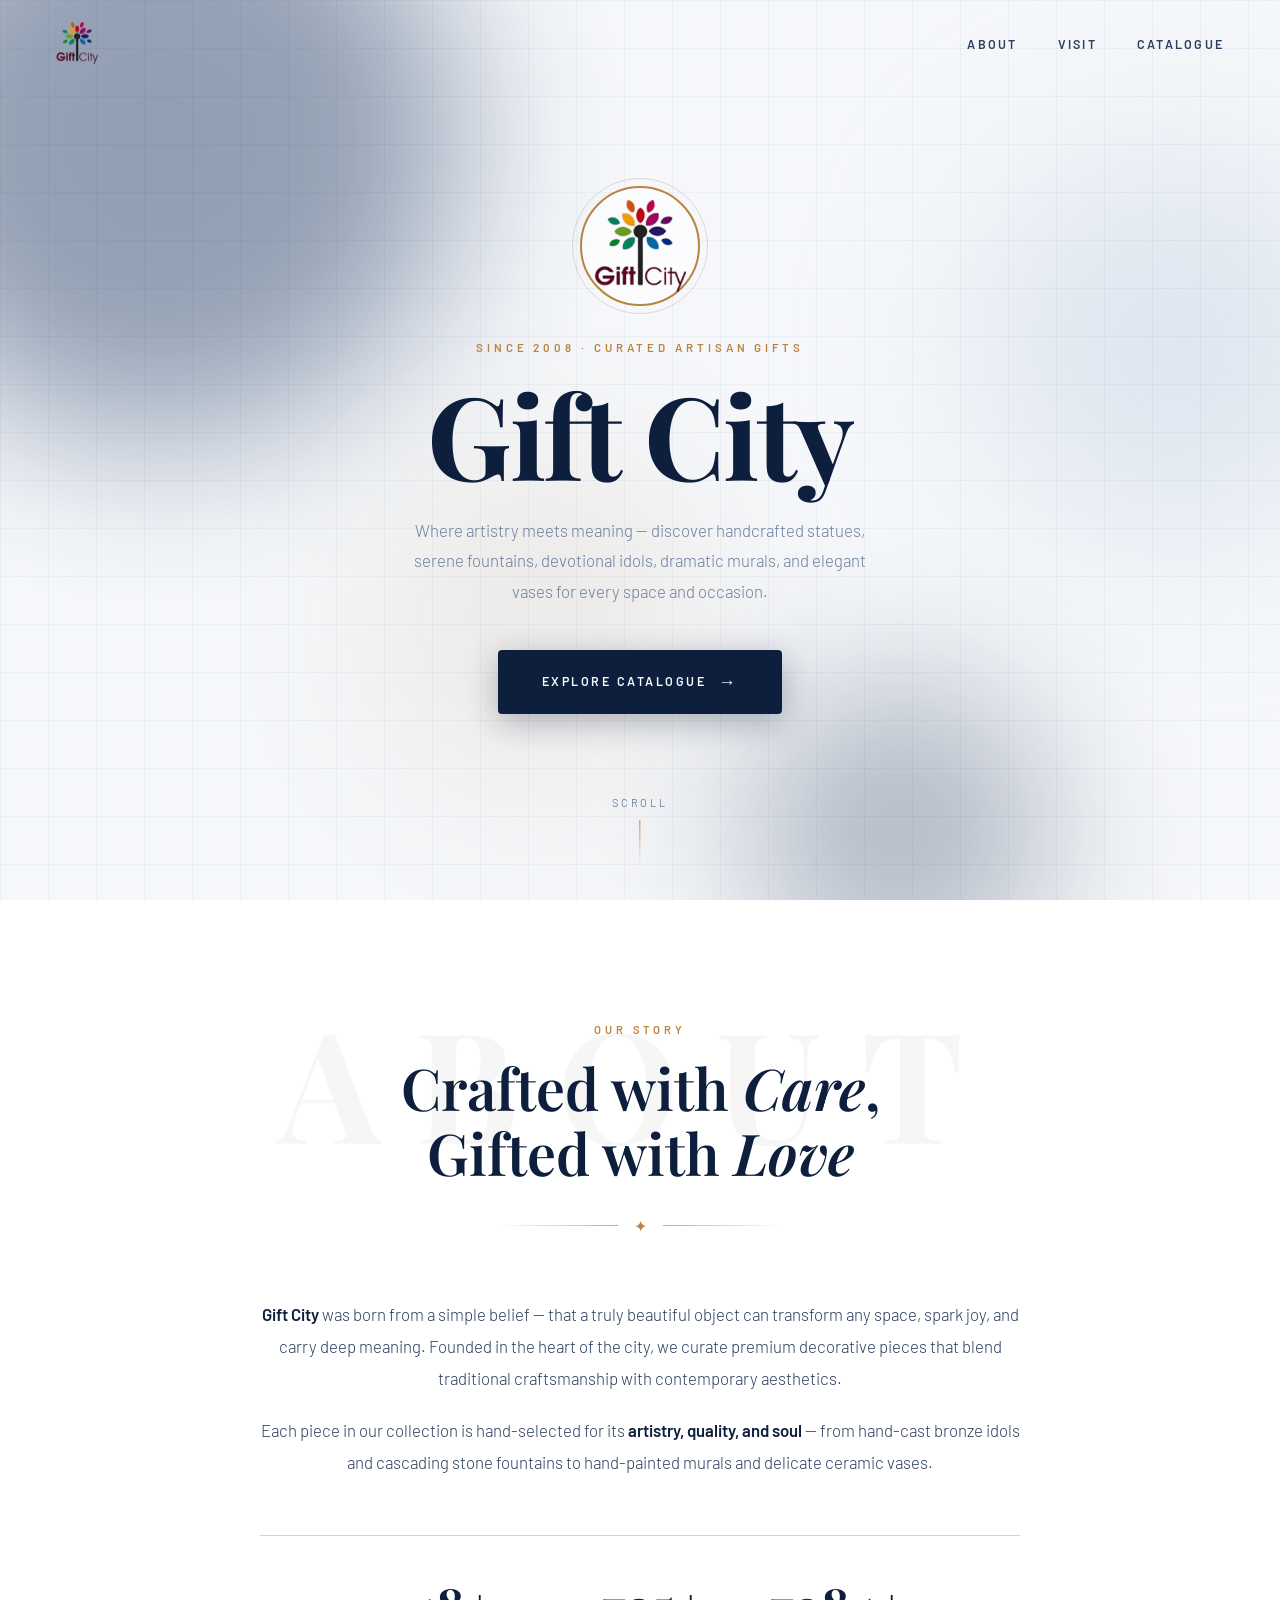
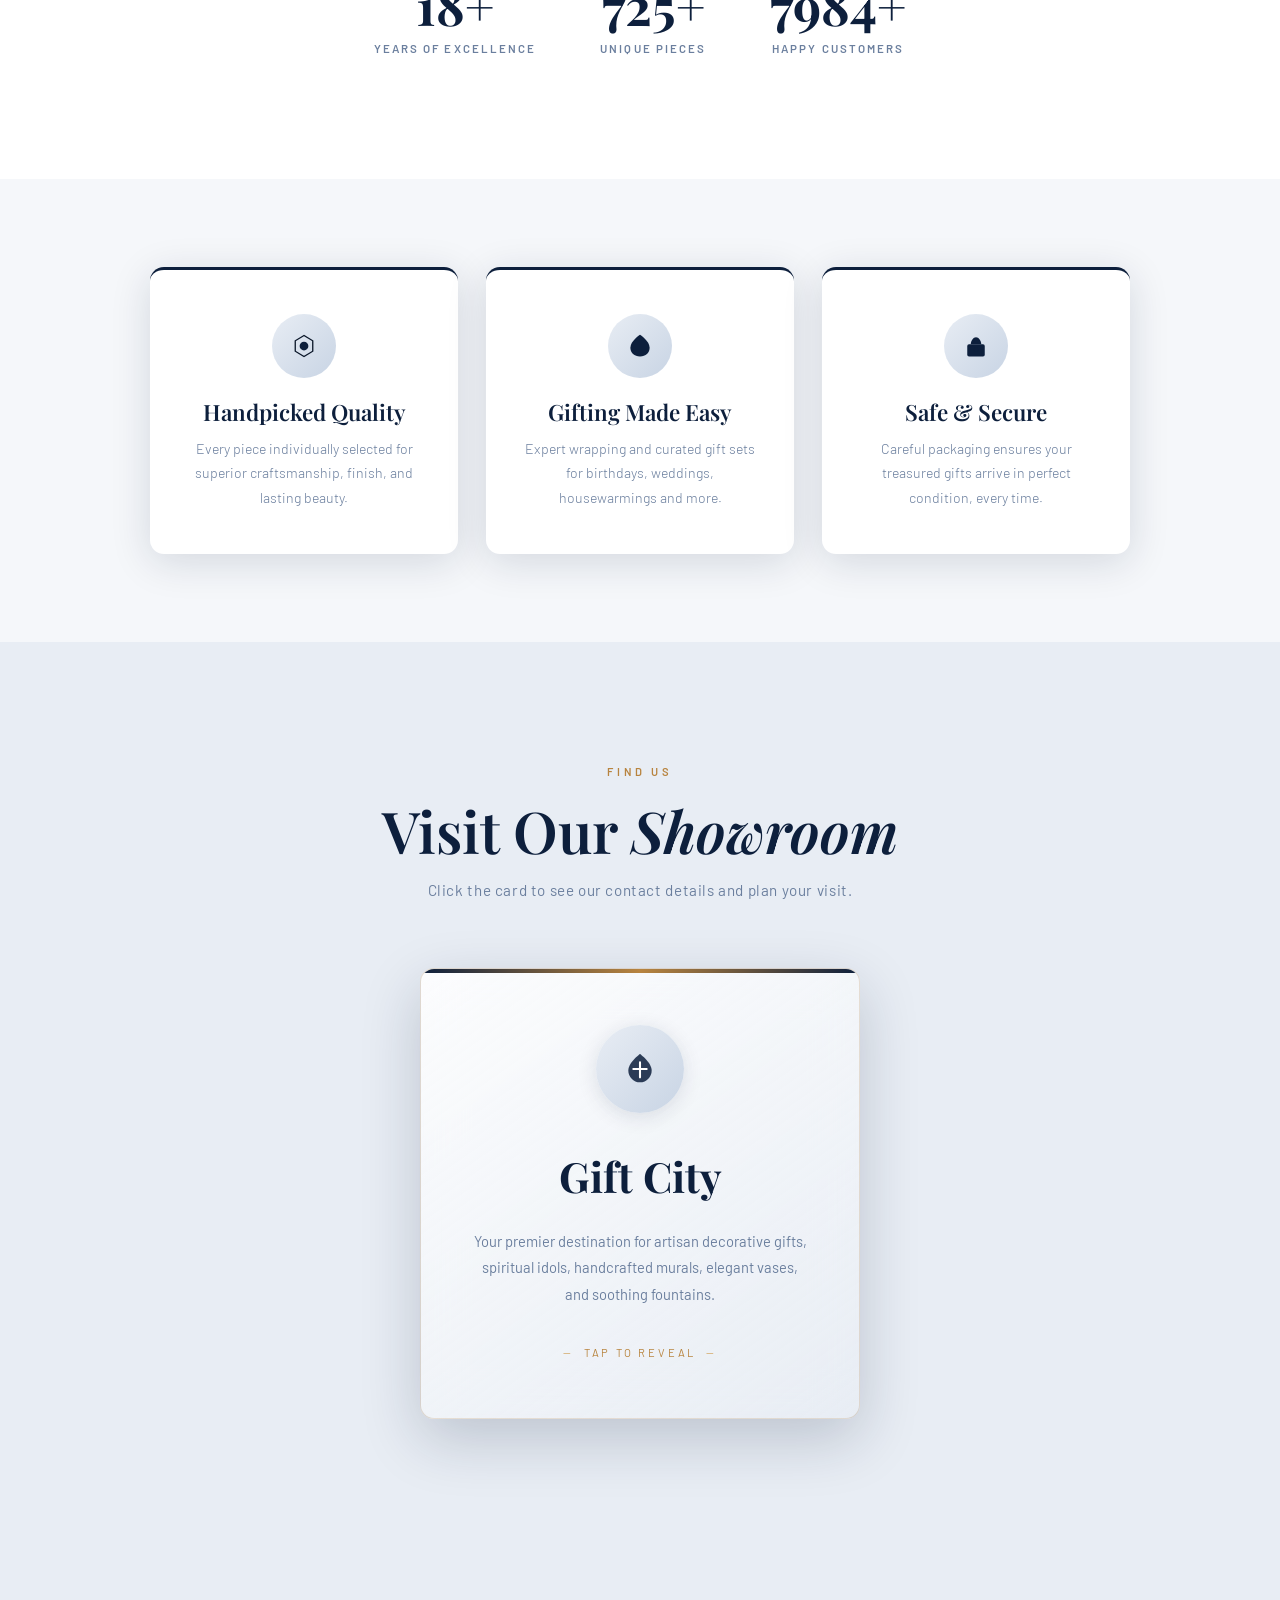
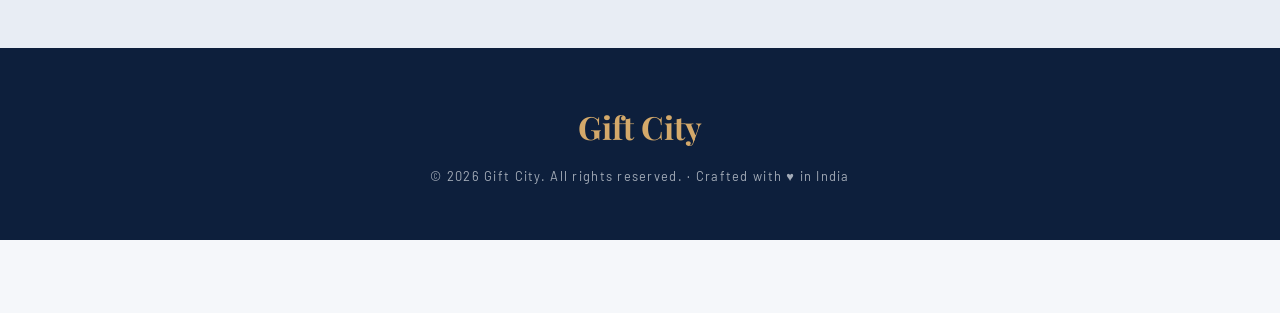
<file: index.html>
<!DOCTYPE html>
<html lang="en">
<head>
  <meta charset="UTF-8" />
  <meta name="viewport" content="width=device-width, initial-scale=1.0" />
  <title>Gift City — Artisan Gifts & Décor</title>
  <meta name="description" content="Gift City — Premium decorative gift items including statues, murals, fountains, idols, and vases." />
  <link rel="stylesheet" href="css/style.css" />
  <link rel="stylesheet" href="css/animations.css" />
</head>
<body>

  <nav id="navbar">
    <a href="index.html" class="nav-logo">
      <img src="assets/logo/logo.png" alt="Gift City Logo" class="nav-logo-img"
           onerror="this.style.display='none';this.nextElementSibling.style.display='inline';" />
      <span class="nav-logo-text" style="display:none;">Gift<em>City</em></span>
    </a>
    <button class="nav-toggle" aria-label="Toggle menu">
      <span></span><span></span><span></span>
    </button>
    <ul class="nav-links">
      <li><a href="#about">About</a></li>
      <li><a href="#visit">Visit</a></li>
      <li><a href="catalogue.html">Catalogue</a></li>
    </ul>
  </nav>

  <section class="hero" id="home">
    <div class="hero-bg">
      <div class="blob blob-1"></div>
      <div class="blob blob-2"></div>
      <div class="blob blob-3"></div>
      <div class="blob blob-4"></div>
    </div>
    <div class="hero-content">
      <div class="hero-emblem">
        <img src="assets/logo/logo.png" alt="Gift City" class="hero-logo-img"
             onerror="this.style.display='none';this.nextElementSibling.style.display='flex';" />
        <div class="hero-emblem-fallback" style="display:none;">
          <svg viewBox="0 0 64 64" xmlns="http://www.w3.org/2000/svg">
            <path d="M32 8C32 8 20 18 20 28c0 6 5 10 12 10s12-4 12-10C44 18 32 8 32 8Z" opacity="0.75"/>
            <path d="M18 24C18 24 8 28 10 36c1.5 6 8 8 14 6s8-8 6-14C28 22 18 24 18 24Z" opacity="0.5"/>
            <path d="M46 24C46 24 56 28 54 36c-1.5 6-8 8-14 6s-8-8-6-14C36 22 46 24 46 24Z" opacity="0.5"/>
            <rect x="29" y="36" width="6" height="16" rx="2"/>
            <rect x="21" y="49" width="22" height="4" rx="2"/>
          </svg>
        </div>
      </div>
      <p class="hero-tagline">Since 2008 · Curated Artisan Gifts</p>
      <h1 class="hero-title">Gift <em>City</em></h1>
      <p class="hero-desc">Where artistry meets meaning — discover handcrafted statues, serene fountains, devotional idols, dramatic murals, and elegant vases for every space and occasion.</p>
      <a href="catalogue.html" class="btn-primary">Explore Catalogue <span class="arrow">→</span></a>
    </div>
    <a href="#about" class="scroll-indicator" aria-label="Scroll down">
      <span>Scroll</span>
      <div class="scroll-line"></div>
    </a>
  </section>

  <section class="about" id="about">
    <div class="about-inner">
      <span class="section-label reveal">Our Story</span>
      <h2 class="section-title reveal">Crafted with <em>Care</em>,<br>Gifted with <em>Love</em></h2>
      <div class="ornament-divider reveal">✦</div>
      <p class="about-text reveal"><strong>Gift City</strong> was born from a simple belief — that a truly beautiful object can transform any space, spark joy, and carry deep meaning. Founded in the heart of the city, we curate premium decorative pieces that blend traditional craftsmanship with contemporary aesthetics.</p>
      <p class="about-text reveal">Each piece in our collection is hand-selected for its <strong>artistry, quality, and soul</strong> — from hand-cast bronze idols and cascading stone fountains to hand-painted murals and delicate ceramic vases.</p>
      <div class="about-stats reveal-stagger reveal">
        <div class="stat-item"><div class="stat-number" data-target="25" data-suffix="+">25+</div><div class="stat-label">Years of Excellence</div></div>
        <div class="stat-item"><div class="stat-number" data-target="1000" data-suffix="+">1000+</div><div class="stat-label">Unique Pieces</div></div>
        <div class="stat-item"><div class="stat-number" data-target="11000" data-suffix="+">11000+</div><div class="stat-label">Happy Customers</div></div>
      </div>
    </div>
  </section>

  <section class="features">
    <div class="features-grid reveal-stagger">
      <div class="feature-card reveal">
        <div class="feature-icon"><svg viewBox="0 0 32 32"><path d="M16 4L6 10L6 22L16 28L26 22L26 10Z" stroke-width="1.5" fill="none" stroke="currentColor"/><circle cx="16" cy="16" r="5"/></svg></div>
        <h3 class="feature-title">Handpicked Quality</h3>
        <p class="feature-desc">Every piece individually selected for superior craftsmanship, finish, and lasting beauty.</p>
      </div>
      <div class="feature-card reveal">
        <div class="feature-icon"><svg viewBox="0 0 32 32"><path d="M16 3C16 3 5 10 5 18C5 23.5 9.5 28 16 28C22.5 28 27 23.5 27 18C27 10 16 3 16 3Z"/></svg></div>
        <h3 class="feature-title">Gifting Made Easy</h3>
        <p class="feature-desc">Expert wrapping and curated gift sets for birthdays, weddings, housewarmings and more.</p>
      </div>
      <div class="feature-card reveal">
        <div class="feature-icon"><svg viewBox="0 0 32 32"><rect x="6" y="14" width="20" height="14" rx="2"/><path d="M10 14C10 10 13 6 16 6C19 6 22 10 22 14"/><circle cx="16" cy="20" r="2.5"/></svg></div>
        <h3 class="feature-title">Safe & Secure</h3>
        <p class="feature-desc">Careful packaging ensures your treasured gifts arrive in perfect condition, every time.</p>
      </div>
    </div>
  </section>

  <section class="card-section" id="visit">
    <span class="section-label reveal">Find Us</span>
    <h2 class="section-title reveal">Visit Our <em>Showroom</em></h2>
    <p class="card-intro reveal">Click the card to see our contact details and plan your visit.</p>
    <div class="flip-card reveal reveal-scale">
      <div class="flip-card-inner">
        <div class="flip-card-front">
          <div class="card-front-icon"><svg viewBox="0 0 48 48"><path d="M24 6C24 6 10 16 10 26C10 33 16 40 24 40C32 40 38 33 38 26C38 16 24 6 24 6Z" opacity="0.85"/><path d="M24 16L24 34M16 24L32 24" stroke="white" stroke-width="2.5" fill="none" stroke-linecap="round"/></svg></div>
          <div class="card-front-name">Gift City</div>
          <p class="card-front-desc">Your premier destination for artisan decorative gifts, spiritual idols, handcrafted murals, elegant vases, and soothing fountains.</p>
          <div class="card-hint">Tap to reveal</div>
        </div>
        <div class="flip-card-back">
          <div class="back-logo">Gift City</div>
          <ul class="contact-list">
            <li><div class="contact-icon"><svg viewBox="0 0 24 24"><path d="M12 2C8.13 2 5 5.13 5 9c0 5.25 7 13 7 13s7-7.75 7-13c0-3.87-3.13-7-7-7zm0 9.5c-1.38 0-2.5-1.12-2.5-2.5s1.12-2.5 2.5-2.5 2.5 1.12 2.5 2.5-1.12 2.5-2.5 2.5z"/></svg></div><div class="contact-text"><span class="contact-label">Address</span>382 Lamington Road<br>2nd floor, Swastik House, Mumbai - 400 007</div></li>
            <li><div class="contact-icon"><svg viewBox="0 0 24 24"><path d="M6.62 10.79a15.05 15.05 0 006.59 6.59l2.2-2.2a1 1 0 011.01-.24c1.12.37 2.33.57 3.58.57a1 1 0 011 1V20a1 1 0 01-1 1A17 17 0 013 4a1 1 0 011-1h3.5a1 1 0 011 1c0 1.25.2 2.45.57 3.57a1 1 0 01-.25 1.01l-2.2 2.2１z"/></svg></div><div class="contact-text"><span class="contact-label">Phone</span>+91 8652755577</div></li>
            <li><div class="contact-icon"><svg viewBox="0 0 24 24"><path d="M20 4H4a2 2 0 00-2 2v₁₂a2 2 0 002 2h₁₆a2 2 0 ₀₀₂-₂V6a₂ ₊₂ ₊₂zm₀ ₊₄l-8 ₊₅-8-₅V6l8 ₊₅ ₊₈-₅v₂z"/></svg></div><div class="contact-text"><span class="contact-label">Email</span>giftcitybombay@gmail.com</div></li>
          </ul>
          <a href="catalogue.html" class="btn-catalogue">View Catalogue →</a>
        </div>
      </div>
    </div>
  </section>

  <footer>
    <div class="footer-logo">Gift City</div>
    <p class="footer-copy">© 2026 Gift City. All rights reserved. · Crafted with ♥ in India</p>
  </footer>

  <script src="js/main.js"></script>
</body>
</html>
</file>
<file: css/style.css>
@import url('https://fonts.googleapis.com/css2?family=Playfair+Display:wght@400;500;600;700&family=Barlow:wght@300;400;500;600&display=swap');

/* ── Root Variables ─────────────────────────────────── */
:root {
  --navy:         #0D1F3C;
  --navy-mid:     #1A3358;
  --navy-light:   #243F6A;
  --bronze:       #8C5E2A;
  --bronze-light: #B8843F;
  --bronze-pale:  #D4A96A;
  --slate:        #E8EDF4;
  --slate-mid:    #C8D4E4;
  --off-white:    #F5F7FA;
  --white:        #FFFFFF;
  --text-dark:    #0A1628;
  --text-mid:     #2C3E5C;
  --text-light:   #6B7F9E;
  --shadow-strong: 0 8px 40px rgba(13,31,60,0.14);
  --shadow-card:   0 20px 60px rgba(13,31,60,0.20);
  --radius: 14px;
}

/* ── Reset & Base ───────────────────────────────────── */
*, *::before, *::after { box-sizing: border-box; margin: 0; padding: 0; }
html { scroll-behavior: smooth; font-size: 16px; }

body {
  font-family: 'Barlow', sans-serif;
  background: var(--off-white);
  color: var(--text-dark);
  overflow-x: hidden;
  line-height: 1.7;
}

/* ── Typography ─────────────────────────────────────── */
h1, h2, h3, h4 {
  font-family: 'Playfair Display', serif;
  font-weight: 600;
  line-height: 1.12;
}

/* ── Navigation ─────────────────────────────────────── */
nav {
  position: fixed;
  top: 0; left: 0; right: 0;
  z-index: 1000;
  padding: 22px 56px;
  display: flex;
  align-items: center;
  justify-content: space-between;
  transition: background 0.4s, box-shadow 0.4s, padding 0.4s;
}

nav.scrolled {
  background: rgba(245,247,250,0.96);
  backdrop-filter: blur(18px);
  box-shadow: 0 2px 28px rgba(13,31,60,0.10);
  padding: 14px 56px;
}

.nav-logo {
  font-family: 'Playfair Display', serif;
  font-size: 1.55rem;
  font-weight: 700;
  color: var(--navy);
  text-decoration: none;
  letter-spacing: 0.02em;
}

.nav-links {
  display: flex;
  gap: 40px;
  list-style: none;
}

.nav-links a {
  font-family: 'Barlow', sans-serif;
  font-size: 0.78rem;
  font-weight: 600;
  letter-spacing: 0.18em;
  text-transform: uppercase;
  color: var(--text-mid);
  text-decoration: none;
  position: relative;
  transition: color 0.3s;
}

.nav-links a::after {
  content: '';
  position: absolute;
  bottom: -4px; left: 0;
  width: 0; height: 2px;
  background: var(--bronze-light);
  transition: width 0.3s ease;
}

.nav-links a:hover { color: var(--navy); }
.nav-links a:hover::after { width: 100%; }

.nav-toggle { display: none; flex-direction: column; gap: 5px; cursor: pointer; }
.nav-toggle span { width: 26px; height: 2px; background: var(--navy); transition: all 0.3s; border-radius: 2px; }

/* ── Hero Section ────────────────────────────────────── */
.hero {
  position: relative;
  min-height: 100vh;
  display: flex;
  align-items: center;
  justify-content: center;
  overflow: hidden;
  background: var(--off-white);
}

.hero-bg {
  position: absolute;
  inset: 0;
  overflow: hidden;
  z-index: 0;
}

/* Animated blobs — navy/slate tones */
.blob {
  position: absolute;
  border-radius: 50%;
  filter: blur(80px);
  opacity: 0.45;
  animation: blobFloat 14s ease-in-out infinite;
}

.blob-1 {
  width: 600px; height: 600px;
  background: radial-gradient(circle, #1A3358, #243F6A);
  top: -160px; left: -140px;
  animation-delay: 0s;
}
.blob-2 {
  width: 420px; height: 420px;
  background: radial-gradient(circle, #C8D4E4, #E8EDF4);
  top: 15%; right: -100px;
  animation-delay: -5s;
  opacity: 0.6;
}
.blob-3 {
  width: 360px; height: 360px;
  background: radial-gradient(circle, #8C5E2A44, #B8843F33);
  bottom: 100px; left: 28%;
  animation-delay: -9s;
  opacity: 0.35;
}
.blob-4 {
  width: 300px; height: 300px;
  background: radial-gradient(circle, #0D1F3C, #1A3358);
  bottom: -80px; right: 18%;
  animation-delay: -3s;
  opacity: 0.3;
}

@keyframes blobFloat {
  0%, 100% { transform: translate(0,0) scale(1); }
  33%       { transform: translate(22px,-28px) scale(1.03); }
  66%       { transform: translate(-16px,18px) scale(0.97); }
}

/* Subtle grid pattern overlay */
.hero-bg::after {
  content: '';
  position: absolute;
  inset: 0;
  background-image:
    linear-gradient(rgba(13,31,60,0.04) 1px, transparent 1px),
    linear-gradient(90deg, rgba(13,31,60,0.04) 1px, transparent 1px);
  background-size: 48px 48px;
  pointer-events: none;
}

.hero-content {
  position: relative;
  z-index: 1;
  text-align: center;
  padding: 0 24px;
  max-width: 820px;
}

/* Emblem ring */
.hero-emblem {
  width: 120px; height: 120px;
  margin: 0 auto 32px;
  border-radius: 50%;
  border: 2px solid var(--bronze-light);
  display: flex;
  align-items: center;
  justify-content: center;
  position: relative;
  animation: emblemPulse 4s ease-in-out infinite;
  background: rgba(255,255,255,0.6);
  backdrop-filter: blur(8px);
}

.hero-emblem::before {
  content: '';
  position: absolute;
  inset: -10px;
  border-radius: 50%;
  border: 1px solid rgba(140,94,42,0.2);
}

.hero-emblem svg { width: 56px; height: 56px; fill: var(--bronze); }

@keyframes emblemPulse {
  0%, 100% { box-shadow: 0 0 0 0 rgba(140,94,42,0.2); }
  50%       { box-shadow: 0 0 0 16px rgba(140,94,42,0); }
}

.hero-tagline {
  font-family: 'Barlow', sans-serif;
  font-size: 0.72rem;
  font-weight: 600;
  letter-spacing: 0.34em;
  text-transform: uppercase;
  color: var(--bronze-light);
  margin-bottom: 18px;
}

.hero-title {
  font-family: 'Playfair Display', serif;
  font-size: clamp(3.8rem, 9vw, 8rem);
  font-weight: 700;
  color: var(--navy);
  line-height: 1;
  margin-bottom: 24px;
  letter-spacing: -0.02em;
}

.hero-title em {
  font-style: normal;
  color: var(--navy);
}

.hero-desc {
  font-size: 1.05rem;
  font-weight: 300;
  color: var(--text-light);
  max-width: 480px;
  margin: 0 auto 44px;
  line-height: 1.8;
}

/* CTA Button */
.btn-primary {
  display: inline-flex;
  align-items: center;
  gap: 12px;
  padding: 17px 44px;
  background: var(--navy);
  color: var(--off-white);
  font-family: 'Barlow', sans-serif;
  font-size: 0.78rem;
  font-weight: 600;
  letter-spacing: 0.2em;
  text-transform: uppercase;
  text-decoration: none;
  border-radius: 4px;
  border: none;
  cursor: pointer;
  position: relative;
  overflow: hidden;
  transition: transform 0.3s, box-shadow 0.3s, background 0.3s;
  box-shadow: 0 8px 32px rgba(13,31,60,0.30);
}

.btn-primary::before {
  content: '';
  position: absolute;
  inset: 0;
  background: linear-gradient(120deg, transparent 30%, rgba(255,255,255,0.10) 50%, transparent 70%);
  transform: translateX(-100%);
  transition: transform 0.6s ease;
}

.btn-primary:hover { transform: translateY(-3px); box-shadow: 0 16px 40px rgba(13,31,60,0.38); background: var(--bronze); }
.btn-primary:hover::before { transform: translateX(100%); }
.btn-primary .arrow { font-size: 1.1rem; transition: transform 0.3s; }
.btn-primary:hover .arrow { transform: translateX(6px); }

/* Scroll Indicator */
.scroll-indicator {
  position: absolute;
  bottom: 36px; left: 50%;
  transform: translateX(-50%);
  z-index: 2;
  display: flex;
  flex-direction: column;
  align-items: center;
  gap: 8px;
  cursor: pointer;
  text-decoration: none;
}

.scroll-indicator span {
  font-family: 'Barlow', sans-serif;
  font-size: 0.68rem;
  letter-spacing: 0.25em;
  text-transform: uppercase;
  color: var(--text-light);
  animation: scrollFade 2s ease-in-out infinite;
}

.scroll-line {
  width: 1.5px; height: 44px;
  background: linear-gradient(to bottom, var(--bronze-light), transparent);
  animation: scrollDrop 2s ease-in-out infinite;
}

@keyframes scrollFade { 0%,100%{opacity:0.4;} 50%{opacity:1;} }
@keyframes scrollDrop {
  0%  { transform:scaleY(0); transform-origin:top; }
  50% { transform:scaleY(1); transform-origin:top; }
  51% { transform:scaleY(1); transform-origin:bottom; }
  100%{ transform:scaleY(0); transform-origin:bottom; }
}

/* ── Divider ─────────────────────────────────────────── */
.ornament-divider {
  text-align: center;
  margin: 0 auto 60px;
  display: flex;
  align-items: center;
  justify-content: center;
  gap: 16px;
  color: var(--bronze-light);
}

.ornament-divider::before,
.ornament-divider::after {
  content: '';
  flex: 1;
  max-width: 120px;
  height: 1px;
  background: linear-gradient(to right, transparent, var(--bronze-pale));
}
.ornament-divider::after { background: linear-gradient(to left, transparent, var(--bronze-pale)); }

/* ── About Section ───────────────────────────────────── */
.about {
  padding: 120px 56px;
  background: var(--white);
  position: relative;
  overflow: hidden;
}

.about::before {
  content: 'ABOUT';
  position: absolute;
  top: 50px; left: 50%;
  transform: translateX(-50%);
  font-family: 'Playfair Display', serif;
  font-size: clamp(5rem, 12vw, 11rem);
  font-weight: 700;
  color: rgba(13,31,60,0.04);
  white-space: nowrap;
  letter-spacing: 0.25em;
  pointer-events: none;
}

.about-inner {
  max-width: 760px;
  margin: 0 auto;
  text-align: center;
  position: relative;
  z-index: 1;
}

.section-label {
  font-family: 'Barlow', sans-serif;
  font-size: 0.7rem;
  font-weight: 600;
  letter-spacing: 0.35em;
  text-transform: uppercase;
  color: var(--bronze-light);
  margin-bottom: 16px;
  display: block;
}

.section-title {
  font-family: 'Playfair Display', serif;
  font-size: clamp(2.2rem, 5vw, 3.6rem);
  color: var(--navy);
  margin-bottom: 28px;
  font-weight: 600;
}

.about-text {
  font-size: 1.05rem;
  color: var(--text-mid);
  line-height: 1.9;
  font-weight: 300;
  margin-bottom: 20px;
}

.about-text strong { color: var(--navy); font-weight: 600; }

.about-stats {
  display: flex;
  justify-content: center;
  gap: 64px;
  margin-top: 56px;
  padding-top: 44px;
  border-top: 1px solid var(--slate-mid);
}

.stat-item { text-align: center; }

.stat-number {
  font-family: 'Playfair Display', serif;
  font-size: 3.2rem;
  font-weight: 700;
  color: var(--navy);
  line-height: 1;
}

.stat-label {
  font-size: 0.72rem;
  font-weight: 600;
  letter-spacing: 0.18em;
  text-transform: uppercase;
  color: var(--text-light);
  margin-top: 8px;
}

/* ── Card Section ────────────────────────────────────── */
.card-section {
  padding: 120px 56px;
  background: var(--slate);
  display: flex;
  flex-direction: column;
  align-items: center;
}

.card-section .section-title { margin-bottom: 16px; }

.card-intro {
  color: var(--text-light);
  font-size: 0.95rem;
  margin-bottom: 64px;
  letter-spacing: 0.04em;
}

/* Flip Card */
.flip-card {
  width: min(440px, 90vw);
  height: 560px;
  perspective: 1200px;
  cursor: pointer;
}

.flip-card-inner {
  position: relative;
  width: 100%; height: 100%;
  transform-style: preserve-3d;
  transition: transform 0.85s cubic-bezier(0.4, 0, 0.2, 1);
}

.flip-card.flipped .flip-card-inner { transform: rotateY(180deg); }

.flip-card-front,
.flip-card-back {
  position: absolute;
  inset: 0;
  backface-visibility: hidden;
  -webkit-backface-visibility: hidden;
  border-radius: var(--radius);
  overflow: hidden;
}

/* Front */
.flip-card-front {
  background: linear-gradient(145deg, rgba(255,255,255,0.85), rgba(232,237,244,0.6));
  backdrop-filter: blur(24px);
  -webkit-backdrop-filter: blur(24px);
  border: 1px solid rgba(140,94,42,0.2);
  box-shadow: var(--shadow-card);
  display: flex;
  flex-direction: column;
  align-items: center;
  justify-content: center;
  padding: 56px 48px;
  text-align: center;
  position: relative;
}

.flip-card-front::before {
  content: '';
  position: absolute;
  top: 0; left: 0; right: 0;
  height: 4px;
  background: linear-gradient(to right, var(--navy), var(--bronze-light), var(--navy));
}

.card-front-icon {
  width: 88px; height: 88px;
  border-radius: 50%;
  background: linear-gradient(135deg, var(--slate), var(--slate-mid));
  display: flex;
  align-items: center;
  justify-content: center;
  margin-bottom: 28px;
  box-shadow: 0 4px 20px rgba(13,31,60,0.12);
}

.card-front-icon svg { width: 40px; height: 40px; fill: var(--navy); }

.card-front-name {
  font-family: 'Playfair Display', serif;
  font-size: 2.6rem;
  font-weight: 700;
  color: var(--navy);
  margin-bottom: 16px;
}

.card-front-desc {
  font-size: 0.92rem;
  color: var(--text-light);
  line-height: 1.8;
  margin-bottom: 36px;
}

.card-hint {
  font-size: 0.7rem;
  letter-spacing: 0.25em;
  text-transform: uppercase;
  color: var(--bronze-light);
  display: flex;
  align-items: center;
  gap: 10px;
}

.card-hint::before, .card-hint::after {
  content: '—';
  color: var(--bronze-pale);
}

/* Back */
.flip-card-back {
  background: linear-gradient(145deg, var(--navy), var(--navy-mid));
  transform: rotateY(180deg);
  display: flex;
  flex-direction: column;
  align-items: center;
  justify-content: center;
  padding: 56px 48px;
  text-align: center;
  position: relative;
  overflow: hidden;
}

.flip-card-back::before {
  content: '';
  position: absolute;
  width: 320px; height: 320px;
  border-radius: 50%;
  background: rgba(140,94,42,0.08);
  top: -100px; right: -100px;
}

.flip-card-back::after {
  content: '';
  position: absolute;
  width: 220px; height: 220px;
  border-radius: 50%;
  background: rgba(140,94,42,0.05);
  bottom: -60px; left: -60px;
}

.back-logo {
  font-family: 'Playfair Display', serif;
  font-size: 1.9rem;
  font-weight: 700;
  color: var(--bronze-pale);
  margin-bottom: 32px;
  letter-spacing: 0.06em;
  position: relative;
  z-index: 1;
}

.contact-list {
  list-style: none;
  width: 100%;
  margin-bottom: 36px;
  position: relative;
  z-index: 1;
}

.contact-list li {
  display: flex;
  align-items: flex-start;
  gap: 14px;
  padding: 12px 0;
  border-bottom: 1px solid rgba(140,94,42,0.2);
  text-align: left;
}

.contact-list li:last-child { border-bottom: none; }

.contact-icon {
  width: 32px; height: 32px;
  border-radius: 50%;
  background: rgba(140,94,42,0.18);
  display: flex;
  align-items: center;
  justify-content: center;
  flex-shrink: 0;
  margin-top: 2px;
}

.contact-icon svg { width: 14px; height: 14px; fill: var(--bronze-pale); }

.contact-text { font-size: 0.9rem; color: rgba(245,247,250,0.85); line-height: 1.5; }
.contact-label { display: block; font-size: 0.65rem; letter-spacing: 0.22em; text-transform: uppercase; color: var(--bronze-pale); margin-bottom: 2px; font-weight: 600; }

.btn-catalogue {
  display: inline-flex;
  align-items: center;
  gap: 8px;
  padding: 14px 34px;
  background: var(--bronze-light);
  color: var(--white);
  font-family: 'Barlow', sans-serif;
  font-size: 0.78rem;
  font-weight: 600;
  letter-spacing: 0.16em;
  text-transform: uppercase;
  text-decoration: none;
  border-radius: 4px;
  transition: background 0.3s, transform 0.3s, box-shadow 0.3s;
  position: relative;
  z-index: 1;
  box-shadow: 0 4px 20px rgba(0,0,0,0.3);
}

.btn-catalogue:hover { background: var(--bronze); transform: translateY(-2px); box-shadow: 0 10px 30px rgba(0,0,0,0.35); }

/* ── Features Row ────────────────────────────────────── */
.features {
  padding: 88px 56px;
  background: var(--off-white);
}

.features-grid {
  max-width: 980px;
  margin: 0 auto;
  display: grid;
  grid-template-columns: repeat(3, 1fr);
  gap: 28px;
}

.feature-card {
  background: var(--white);
  border-radius: var(--radius);
  padding: 44px 32px;
  text-align: center;
  box-shadow: var(--shadow-strong);
  transition: transform 0.3s, box-shadow 0.3s;
  border-top: 3px solid var(--navy);
}

.feature-card:hover { transform: translateY(-7px); box-shadow: var(--shadow-card); }

.feature-icon {
  width: 64px; height: 64px;
  border-radius: 50%;
  background: linear-gradient(135deg, var(--slate), var(--slate-mid));
  display: flex;
  align-items: center;
  justify-content: center;
  margin: 0 auto 22px;
}

.feature-icon svg { width: 28px; height: 28px; fill: var(--navy); }

.feature-title {
  font-family: 'Playfair Display', serif;
  font-size: 1.4rem;
  font-weight: 600;
  color: var(--navy);
  margin-bottom: 12px;
}

.feature-desc { font-size: 0.88rem; color: var(--text-light); line-height: 1.75; font-weight: 300; }

/* ── Footer ──────────────────────────────────────────── */
footer {
  background: var(--navy);
  color: rgba(245,247,250,0.65);
  text-align: center;
  padding: 52px;
}

.footer-logo {
  font-family: 'Playfair Display', serif;
  font-size: 2rem;
  font-weight: 700;
  color: var(--bronze-pale);
  margin-bottom: 12px;
}

.footer-copy { font-size: 0.8rem; letter-spacing: 0.1em; }

/* ── Responsive ──────────────────────────────────────── */
@media (max-width: 900px) {
  nav { padding: 16px 24px; }
  nav.scrolled { padding: 12px 24px; }
  .nav-links { display: none; flex-direction: column; position: fixed; top: 0; right: 0; bottom: 0; width: 270px; background: var(--white); padding: 80px 40px 40px; gap: 28px; box-shadow: -8px 0 40px rgba(13,31,60,0.15); transform: translateX(100%); transition: transform 0.4s ease; }
  .nav-links.open { display: flex; transform: translateX(0); }
  .nav-toggle { display: flex; }
  .about { padding: 80px 24px; }
  .about-stats { gap: 32px; }
  .card-section { padding: 80px 24px; }
  .features { padding: 64px 24px; }
  .features-grid { grid-template-columns: 1fr; gap: 20px; }
  footer { padding: 40px 24px; }
}

@media (max-width: 500px) {
  .hero-content { padding: 0 20px; }
  .about-stats { flex-direction: column; gap: 24px; }
  .flip-card { height: 600px; }
}

/* ── Logo image in nav ──────────────────────────────── */
.nav-logo-img {
  height: 42px; width: auto;
  max-width: 160px;
  object-fit: contain;
  display: block;
}

.nav-logo-text {
  font-family: 'Playfair Display', serif;
  font-size: 1.55rem;
  font-weight: 700;
  color: var(--navy);
  letter-spacing: 0.02em;
  text-decoration: none;
}

/* ── Logo image in hero ─────────────────────────────── */
.hero-logo-img {
  width: 100%; height: 100%;
  object-fit: contain;
  padding: 12px;
  display: block;
}

.hero-emblem-fallback {
  display: flex;
  align-items: center;
  justify-content: center;
  width: 100%; height: 100%;
}
.hero-emblem-fallback svg { width: 52px; height: 52px; fill: var(--bronze); }
</file>
<file: css/animations.css>
/* ── Scroll Reveal Animations ───────────────────────── */

/* Initial hidden state */
.reveal {
  opacity: 0;
  transform: translateY(40px);
  transition: opacity 0.85s cubic-bezier(0.4, 0, 0.2, 1),
              transform 0.85s cubic-bezier(0.4, 0, 0.2, 1);
}

.reveal.reveal-left {
  transform: translateX(-40px);
}

.reveal.reveal-right {
  transform: translateX(40px);
}

.reveal.reveal-scale {
  transform: scale(0.92);
}

/* Visible state */
.reveal.visible {
  opacity: 1;
  transform: translate(0) scale(1);
}

/* Staggered children delays */
.reveal-stagger > *:nth-child(1) { transition-delay: 0.05s; }
.reveal-stagger > *:nth-child(2) { transition-delay: 0.15s; }
.reveal-stagger > *:nth-child(3) { transition-delay: 0.25s; }
.reveal-stagger > *:nth-child(4) { transition-delay: 0.35s; }
.reveal-stagger > *:nth-child(5) { transition-delay: 0.45s; }

/* Hero entrance animations */
@keyframes heroFadeUp {
  from { opacity: 0; transform: translateY(30px); }
  to   { opacity: 1; transform: translateY(0); }
}

@keyframes heroFadeIn {
  from { opacity: 0; }
  to   { opacity: 1; }
}

@keyframes scaleIn {
  from { opacity: 0; transform: scale(0.8); }
  to   { opacity: 1; transform: scale(1); }
}

.hero-emblem    { animation: scaleIn 0.8s cubic-bezier(0.4, 0, 0.2, 1) 0.2s both; }
.hero-tagline   { animation: heroFadeUp 0.8s ease 0.4s both; }
.hero-title     { animation: heroFadeUp 0.9s ease 0.55s both; }
.hero-desc      { animation: heroFadeUp 0.8s ease 0.7s both; }
.hero .btn-primary { animation: heroFadeUp 0.8s ease 0.85s both; }
.scroll-indicator  { animation: heroFadeIn 1s ease 1.2s both; }

/* Floating shimmer on gold accents */
@keyframes goldShimmer {
  0%, 100% { opacity: 1; }
  50%       { opacity: 0.7; }
}

.gold-shimmer { animation: goldShimmer 3s ease-in-out infinite; }

/* Card hover lift */
@keyframes cardLift {
  from { box-shadow: 0 8px 40px rgba(107,66,38,0.12); }
  to   { box-shadow: 0 20px 60px rgba(107,66,38,0.22); }
}

/* Page transition overlay */
.page-transition {
  position: fixed;
  inset: 0;
  background: var(--brown);
  z-index: 9999;
  transform: scaleY(0);
  transform-origin: bottom;
  pointer-events: none;
}

.page-transition.enter {
  animation: pageEnter 0.5s cubic-bezier(0.77, 0, 0.18, 1) forwards;
}

.page-transition.exit {
  animation: pageExit 0.5s cubic-bezier(0.77, 0, 0.18, 1) forwards;
  pointer-events: all;
}

@keyframes pageEnter {
  from { transform: scaleY(0); transform-origin: bottom; }
  to   { transform: scaleY(1); transform-origin: bottom; }
}

@keyframes pageExit {
  from { transform: scaleY(1); transform-origin: top; }
  to   { transform: scaleY(0); transform-origin: top; }
}

/* Pulse ring */
@keyframes pulseRing {
  0%   { transform: scale(1); opacity: 0.5; }
  100% { transform: scale(1.5); opacity: 0; }
}

.pulse-ring {
  position: absolute;
  inset: -12px;
  border-radius: 50%;
  border: 2px solid var(--gold-light);
  animation: pulseRing 2.5s ease-out infinite;
}

/* Number count-up animation flash */
@keyframes numberReveal {
  from { opacity: 0; transform: translateY(20px); }
  to   { opacity: 1; transform: translateY(0); }
}

.stat-number.counted {
  animation: numberReveal 0.6s ease forwards;
}

/* Subtle text underline draw */
@keyframes underlineDraw {
  from { width: 0; }
  to   { width: 100%; }
}
</file>
